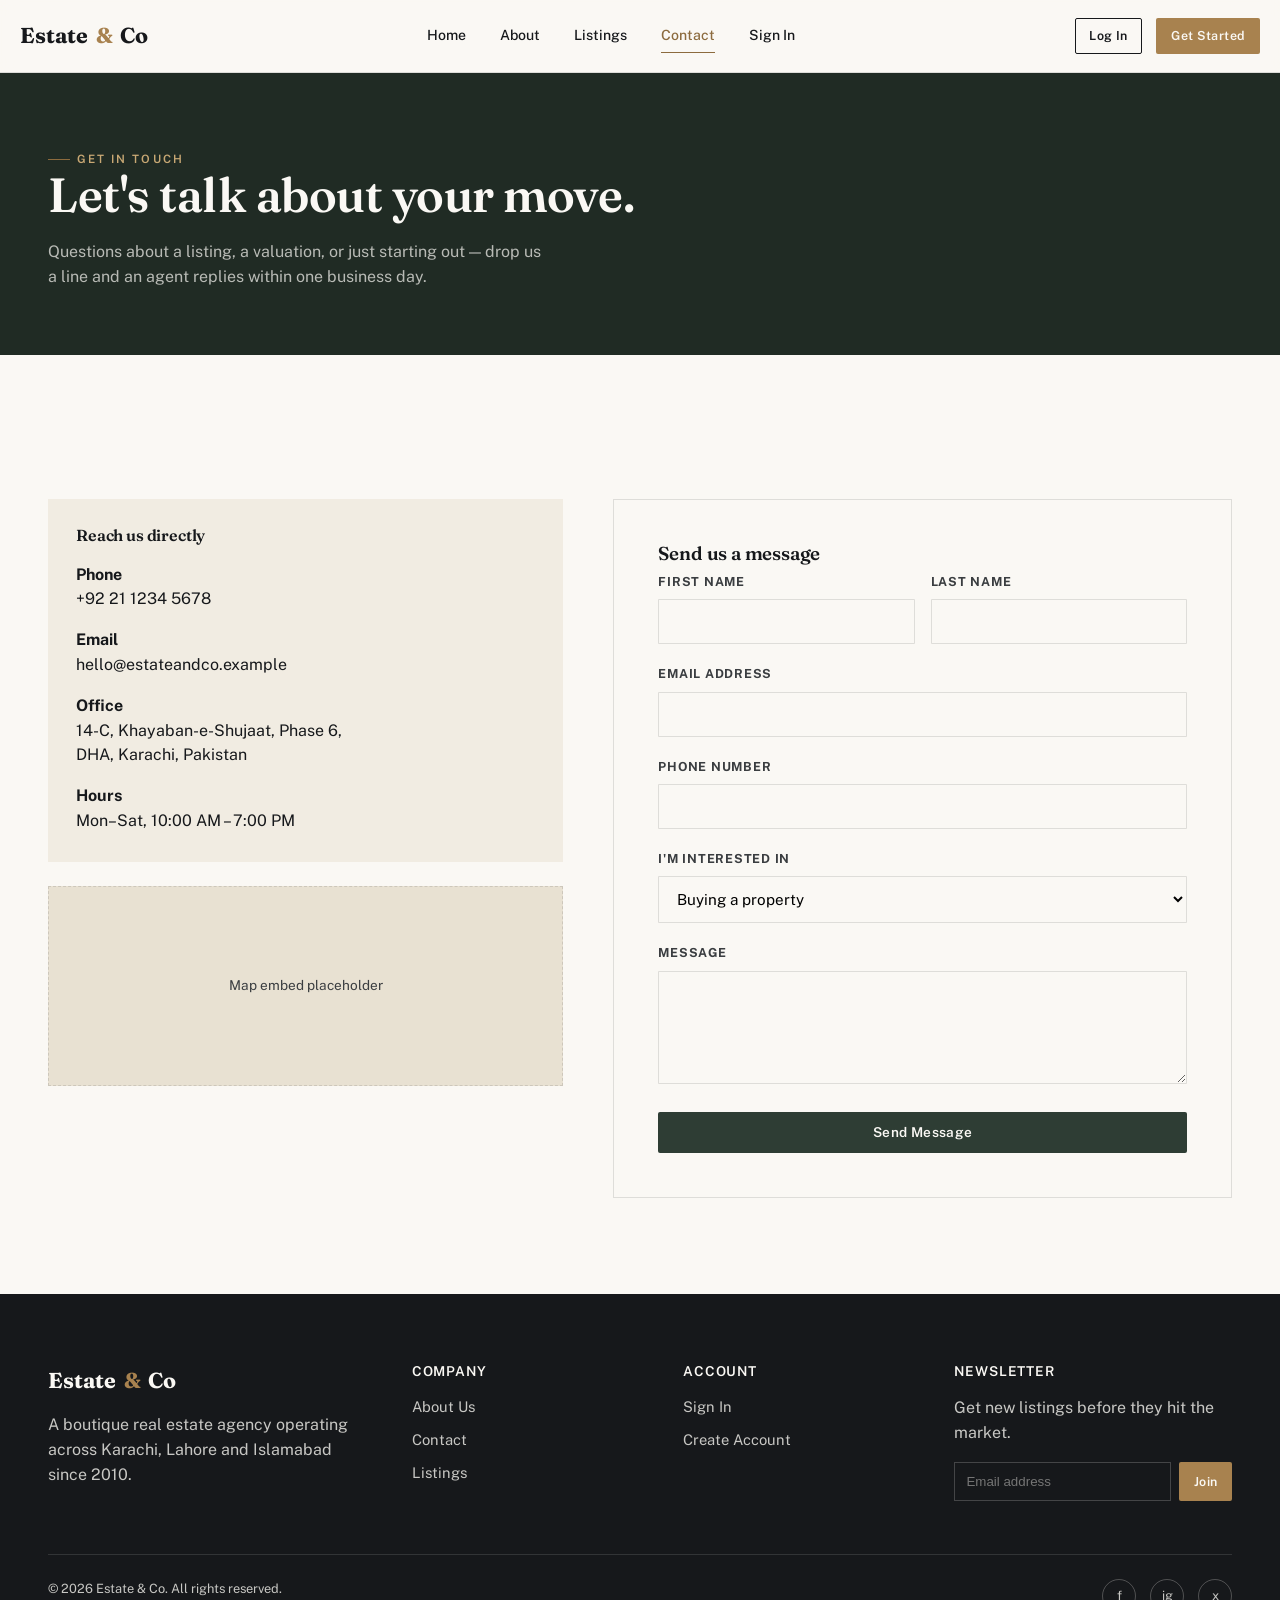
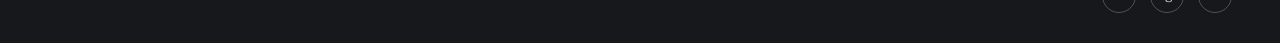
<file: contact.html>
<!DOCTYPE html>
<html lang="en">
<head>
<meta charset="UTF-8">
<meta name="viewport" content="width=device-width, initial-scale=1.0">
<title>Contact Us — Estate & Co</title>
<link rel="preconnect" href="https://fonts.googleapis.com">
<link href="https://fonts.googleapis.com/css2?family=Fraunces:opsz,wght@9..144,400;9..144,600;9..144,700&family=Public+Sans:wght@400;500;600;700&display=swap" rel="stylesheet">
<link rel="stylesheet" href="style.css">
</head>
<body>

<header class="site-header">
  <div class="wrap nav">
    <a href="index.html" class="logo">Estate<span class="dot">&</span>Co</a>
    <nav class="nav-links">
      <a href="index.html">Home</a>
      <a href="about.html">About</a>
      <a href="listings.html">Listings</a>
      <a href="contact.html" class="active">Contact</a>
      <a href="signin.html">Sign In</a>
    </nav>
    <div class="nav-cta">
      <a href="signin.html" class="btn btn-outline btn-sm">Log In</a>
      <a href="signup.html" class="btn btn-brass btn-sm">Get Started</a>
    </div>
    <button class="nav-toggle" aria-label="Menu"><span></span><span></span><span></span></button>
  </div>
</header>

<section class="page-banner">
  <div class="wrap">
    <span class="eyebrow" style="color:#C8A874;">Get In Touch</span>
    <h1>Let's talk about your move.</h1>
    <p>Questions about a listing, a valuation, or just starting out — drop us a line and an agent replies within one business day.</p>
  </div>
</section>

<section class="section">
  <div class="wrap">
    <div class="detail-shell" style="grid-template-columns: 1fr 1.2fr;">

      <div>
        <div class="sidebar-card">
          <h4 style="font-family:var(--serif); margin-bottom:18px;">Reach us directly</h4>
          <p><strong>Phone</strong><br>+92 21 1234 5678</p>
          <p><strong>Email</strong><br>hello@estateandco.example</p>
          <p><strong>Office</strong><br>14-C, Khayaban-e-Shujaat, Phase 6,<br>DHA, Karachi, Pakistan</p>
          <p style="margin-bottom:0;"><strong>Hours</strong><br>Mon–Sat, 10:00 AM – 7:00 PM</p>
        </div>
        <div class="map-block">Map embed placeholder</div>
      </div>

      <div class="form-card" style="margin:0; max-width:none;">
        <h3>Send us a message</h3>
        <div class="form-success" style="display:none; background:#EAF1EC; color:#2E3D34; padding:12px 16px; font-size:.88rem; margin-bottom:18px;">
          Thanks — your message has been sent. We'll be in touch shortly.
        </div>
        <form data-validate novalidate>
          <div class="field-row">
            <div class="field">
              <label for="firstName">First Name</label>
              <input type="text" id="firstName" required>
              <span class="error-msg">Please enter your first name.</span>
            </div>
            <div class="field">
              <label for="lastName">Last Name</label>
              <input type="text" id="lastName" required>
              <span class="error-msg">Please enter your last name.</span>
            </div>
          </div>
          <div class="field">
            <label for="email">Email Address</label>
            <input type="email" id="email" required>
            <span class="error-msg">Please enter a valid email address.</span>
          </div>
          <div class="field">
            <label for="phone">Phone Number</label>
            <input type="tel" id="phone">
          </div>
          <div class="field">
            <label for="subject">I'm interested in</label>
            <select id="subject">
              <option>Buying a property</option>
              <option>Selling a property</option>
              <option>Renting a property</option>
              <option>Getting a valuation</option>
              <option>Something else</option>
            </select>
          </div>
          <div class="field">
            <label for="message">Message</label>
            <textarea id="message" rows="5" required></textarea>
            <span class="error-msg">Please tell us a little about what you need.</span>
          </div>
          <button type="submit" class="btn btn-primary btn-block">Send Message</button>
        </form>
      </div>

    </div>
  </div>
</section>

<footer class="site-footer">
  <div class="wrap">
    <div class="footer-grid">
      <div>
        <a href="index.html" class="logo">Estate<span class="dot">&</span>Co</a>
        <p style="margin-top:16px; max-width:32ch;">A boutique real estate agency operating across Karachi, Lahore and Islamabad since 2010.</p>
      </div>
      <div>
        <h4>Company</h4>
        <ul>
          <li><a href="about.html">About Us</a></li>
          <li><a href="contact.html">Contact</a></li>
          <li><a href="listings.html">Listings</a></li>
        </ul>
      </div>
      <div>
        <h4>Account</h4>
        <ul>
          <li><a href="signin.html">Sign In</a></li>
          <li><a href="signup.html">Create Account</a></li>
        </ul>
      </div>
      <div>
        <h4>Newsletter</h4>
        <p>Get new listings before they hit the market.</p>
        <form style="display:flex; gap:8px;" onsubmit="return false;">
          <input type="email" placeholder="Email address" style="flex:1; padding:11px; border:1px solid rgba(250,248,244,.2); background:transparent; color:#fff;">
          <button class="btn btn-brass btn-sm" type="submit">Join</button>
        </form>
      </div>
    </div>
    <div class="footer-bottom">
      <span>© 2026 Estate & Co. All rights reserved.</span>
      <div class="social-icons">
        <a href="#" aria-label="Facebook">f</a>
        <a href="#" aria-label="Instagram">ig</a>
        <a href="#" aria-label="X">x</a>
      </div>
    </div>
  </div>
</footer>

<script src="main.js"></script>
</body>
</html>
</file>
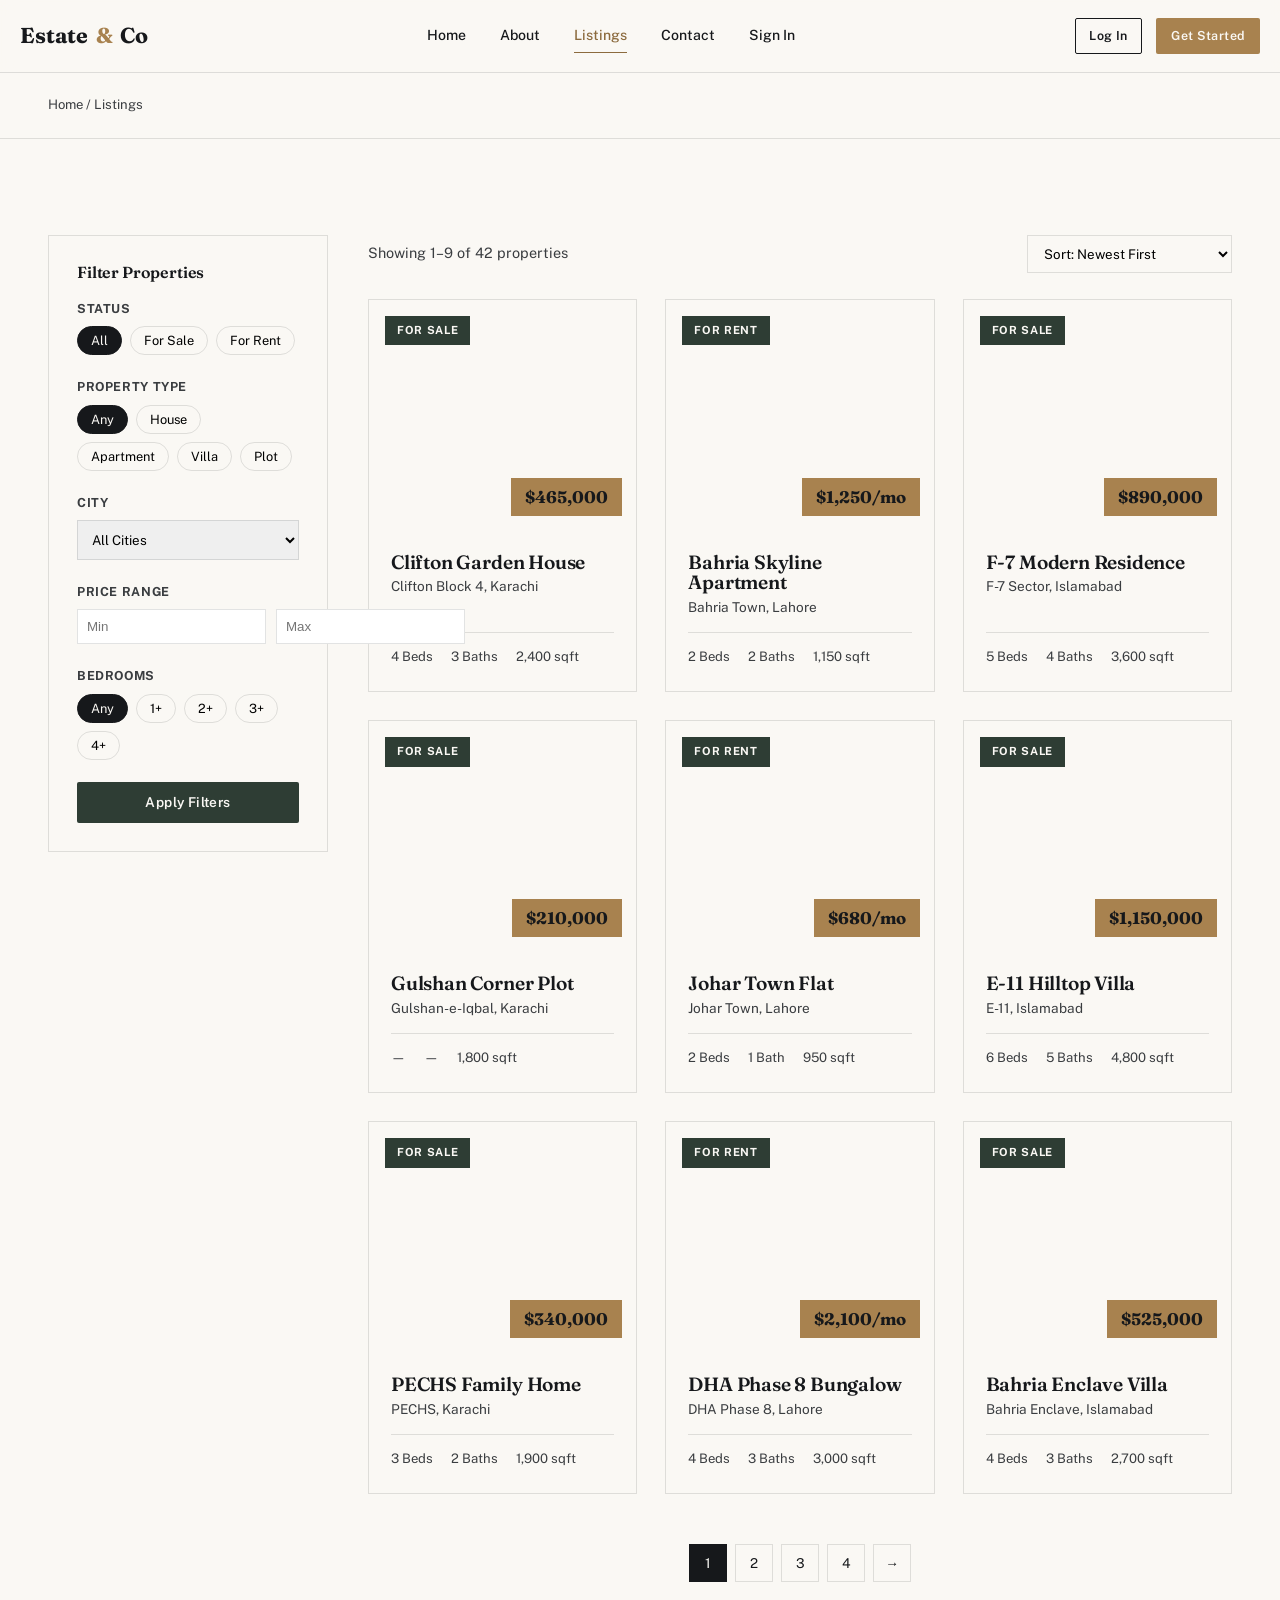
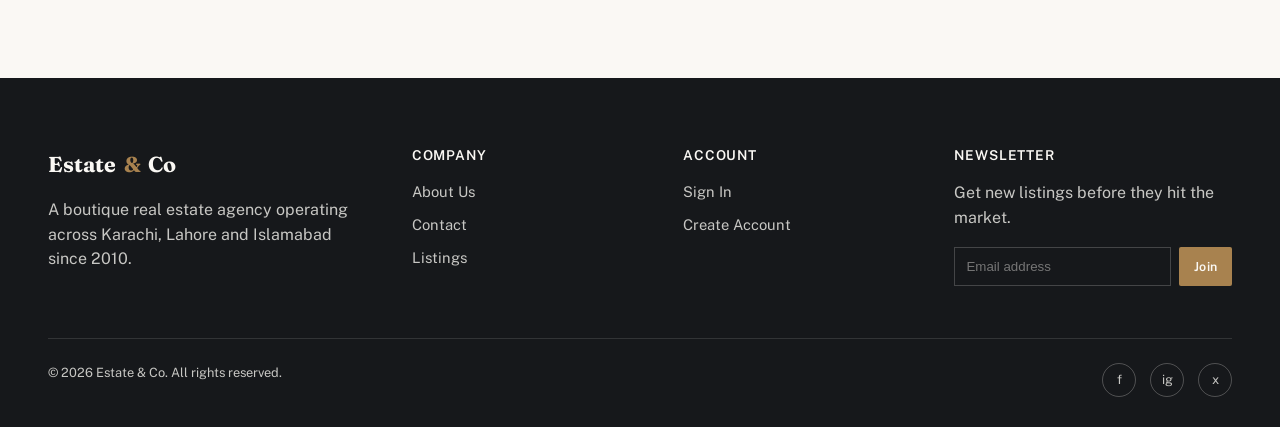
<file: listings.html>
<!DOCTYPE html>
<html lang="en">
<head>
<meta charset="UTF-8">
<meta name="viewport" content="width=device-width, initial-scale=1.0">
<title>Property Listings — Estate & Co</title>
<link rel="preconnect" href="https://fonts.googleapis.com">
<link href="https://fonts.googleapis.com/css2?family=Fraunces:opsz,wght@9..144,400;9..144,600;9..144,700&family=Public+Sans:wght@400;500;600;700&display=swap" rel="stylesheet">
<link rel="stylesheet" href="style.css">
</head>
<body>

<header class="site-header">
  <div class="wrap nav">
    <a href="index.html" class="logo">Estate<span class="dot">&</span>Co</a>
    <nav class="nav-links">
      <a href="index.html">Home</a>
      <a href="about.html">About</a>
      <a href="listings.html" class="active">Listings</a>
      <a href="contact.html">Contact</a>
      <a href="signin.html">Sign In</a>
    </nav>
    <div class="nav-cta">
      <a href="signin.html" class="btn btn-outline btn-sm">Log In</a>
      <a href="signup.html" class="btn btn-brass btn-sm">Get Started</a>
    </div>
    <button class="nav-toggle" aria-label="Menu"><span></span><span></span><span></span></button>
  </div>
</header>

<div class="breadcrumb">
  <div class="wrap"><a href="index.html">Home</a> / Listings</div>
</div>

<section class="section">
  <div class="wrap">
    <div class="listings-shell">

      <aside class="filter-panel">
        <h4>Filter Properties</h4>

        <div class="filter-group">
          <label>Status</label>
          <div class="chip-row">
            <button class="chip active">All</button>
            <button class="chip">For Sale</button>
            <button class="chip">For Rent</button>
          </div>
        </div>

        <div class="filter-group">
          <label>Property Type</label>
          <div class="chip-row">
            <button class="chip active">Any</button>
            <button class="chip">House</button>
            <button class="chip">Apartment</button>
            <button class="chip">Villa</button>
            <button class="chip">Plot</button>
          </div>
        </div>

        <div class="filter-group">
          <label>City</label>
          <select style="width:100%; padding:10px; border:1px solid var(--line); font-family:inherit;">
            <option>All Cities</option>
            <option>Karachi</option>
            <option>Lahore</option>
            <option>Islamabad</option>
          </select>
        </div>

        <div class="filter-group">
          <label>Price Range</label>
          <div class="field-row" style="gap:10px;">
            <input type="number" placeholder="Min" style="padding:9px; border:1px solid var(--line);">
            <input type="number" placeholder="Max" style="padding:9px; border:1px solid var(--line);">
          </div>
        </div>

        <div class="filter-group">
          <label>Bedrooms</label>
          <div class="chip-row">
            <button class="chip active">Any</button>
            <button class="chip">1+</button>
            <button class="chip">2+</button>
            <button class="chip">3+</button>
            <button class="chip">4+</button>
          </div>
        </div>

        <button class="btn btn-primary btn-block">Apply Filters</button>
      </aside>

      <div>
        <div class="listings-toolbar">
          <span style="color:var(--ink-soft); font-size:.9rem;">Showing 1–9 of 42 properties</span>
          <select>
            <option>Sort: Newest First</option>
            <option>Sort: Price — Low to High</option>
            <option>Sort: Price — High to Low</option>
          </select>
        </div>

        <div class="grid-3">

          <a href="listing-detail.html" class="card">
            <div class="card-media" style="background-image:url('https://images.unsplash.com/photo-1600585154340-be6161a56a0c?q=80&w=900');">
              <span class="card-tag">For Sale</span>
              <span class="card-price">$465,000</span>
            </div>
            <div class="card-body">
              <h3>Clifton Garden House</h3>
              <p class="card-loc">Clifton Block 4, Karachi</p>
              <div class="card-meta"><span>4 Beds</span><span>3 Baths</span><span>2,400 sqft</span></div>
            </div>
          </a>

          <a href="listing-detail.html" class="card">
            <div class="card-media" style="background-image:url('https://images.unsplash.com/photo-1512917774080-9991f1c4c750?q=80&w=900');">
              <span class="card-tag">For Rent</span>
              <span class="card-price">$1,250/mo</span>
            </div>
            <div class="card-body">
              <h3>Bahria Skyline Apartment</h3>
              <p class="card-loc">Bahria Town, Lahore</p>
              <div class="card-meta"><span>2 Beds</span><span>2 Baths</span><span>1,150 sqft</span></div>
            </div>
          </a>

          <a href="listing-detail.html" class="card">
            <div class="card-media" style="background-image:url('https://images.unsplash.com/photo-1599423300746-b62533397364?q=80&w=900');">
              <span class="card-tag">For Sale</span>
              <span class="card-price">$890,000</span>
            </div>
            <div class="card-body">
              <h3>F-7 Modern Residence</h3>
              <p class="card-loc">F-7 Sector, Islamabad</p>
              <div class="card-meta"><span>5 Beds</span><span>4 Baths</span><span>3,600 sqft</span></div>
            </div>
          </a>

          <a href="listing-detail.html" class="card">
            <div class="card-media" style="background-image:url('https://images.unsplash.com/photo-1502672260266-1c1ef2d93688?q=80&w=900');">
              <span class="card-tag">For Sale</span>
              <span class="card-price">$210,000</span>
            </div>
            <div class="card-body">
              <h3>Gulshan Corner Plot</h3>
              <p class="card-loc">Gulshan-e-Iqbal, Karachi</p>
              <div class="card-meta"><span>—</span><span>—</span><span>1,800 sqft</span></div>
            </div>
          </a>

          <a href="listing-detail.html" class="card">
            <div class="card-media" style="background-image:url('https://images.unsplash.com/photo-1512918728675-ed5a9ecdebfd?q=80&w=900');">
              <span class="card-tag">For Rent</span>
              <span class="card-price">$680/mo</span>
            </div>
            <div class="card-body">
              <h3>Johar Town Flat</h3>
              <p class="card-loc">Johar Town, Lahore</p>
              <div class="card-meta"><span>2 Beds</span><span>1 Bath</span><span>950 sqft</span></div>
            </div>
          </a>

          <a href="listing-detail.html" class="card">
            <div class="card-media" style="background-image:url('https://images.unsplash.com/photo-1600607687939-ce8a6c25118c?q=80&w=900');">
              <span class="card-tag">For Sale</span>
              <span class="card-price">$1,150,000</span>
            </div>
            <div class="card-body">
              <h3>E-11 Hilltop Villa</h3>
              <p class="card-loc">E-11, Islamabad</p>
              <div class="card-meta"><span>6 Beds</span><span>5 Baths</span><span>4,800 sqft</span></div>
            </div>
          </a>

          <a href="listing-detail.html" class="card">
            <div class="card-media" style="background-image:url('https://images.unsplash.com/photo-1571055107559-3e67626fa8be?q=80&w=900');">
              <span class="card-tag">For Sale</span>
              <span class="card-price">$340,000</span>
            </div>
            <div class="card-body">
              <h3>PECHS Family Home</h3>
              <p class="card-loc">PECHS, Karachi</p>
              <div class="card-meta"><span>3 Beds</span><span>2 Baths</span><span>1,900 sqft</span></div>
            </div>
          </a>

          <a href="listing-detail.html" class="card">
            <div class="card-media" style="background-image:url('https://images.unsplash.com/photo-1502005229762-cf1b2da7c5d6?q=80&w=900');">
              <span class="card-tag">For Rent</span>
              <span class="card-price">$2,100/mo</span>
            </div>
            <div class="card-body">
              <h3>DHA Phase 8 Bungalow</h3>
              <p class="card-loc">DHA Phase 8, Lahore</p>
              <div class="card-meta"><span>4 Beds</span><span>3 Baths</span><span>3,000 sqft</span></div>
            </div>
          </a>

          <a href="listing-detail.html" class="card">
            <div class="card-media" style="background-image:url('https://images.unsplash.com/photo-1564013799919-ab600027ffc6?q=80&w=900');">
              <span class="card-tag">For Sale</span>
              <span class="card-price">$525,000</span>
            </div>
            <div class="card-body">
              <h3>Bahria Enclave Villa</h3>
              <p class="card-loc">Bahria Enclave, Islamabad</p>
              <div class="card-meta"><span>4 Beds</span><span>3 Baths</span><span>2,700 sqft</span></div>
            </div>
          </a>

        </div>

        <div class="pagination">
          <a href="#" class="active">1</a>
          <a href="#">2</a>
          <a href="#">3</a>
          <a href="#">4</a>
          <a href="#">→</a>
        </div>
      </div>
    </div>
  </div>
</section>

<footer class="site-footer">
  <div class="wrap">
    <div class="footer-grid">
      <div>
        <a href="index.html" class="logo">Estate<span class="dot">&</span>Co</a>
        <p style="margin-top:16px; max-width:32ch;">A boutique real estate agency operating across Karachi, Lahore and Islamabad since 2010.</p>
      </div>
      <div>
        <h4>Company</h4>
        <ul>
          <li><a href="about.html">About Us</a></li>
          <li><a href="contact.html">Contact</a></li>
          <li><a href="listings.html">Listings</a></li>
        </ul>
      </div>
      <div>
        <h4>Account</h4>
        <ul>
          <li><a href="signin.html">Sign In</a></li>
          <li><a href="signup.html">Create Account</a></li>
        </ul>
      </div>
      <div>
        <h4>Newsletter</h4>
        <p>Get new listings before they hit the market.</p>
        <form style="display:flex; gap:8px;" onsubmit="return false;">
          <input type="email" placeholder="Email address" style="flex:1; padding:11px; border:1px solid rgba(250,248,244,.2); background:transparent; color:#fff;">
          <button class="btn btn-brass btn-sm" type="submit">Join</button>
        </form>
      </div>
    </div>
    <div class="footer-bottom">
      <span>© 2026 Estate & Co. All rights reserved.</span>
      <div class="social-icons">
        <a href="#" aria-label="Facebook">f</a>
        <a href="#" aria-label="Instagram">ig</a>
        <a href="#" aria-label="X">x</a>
      </div>
    </div>
  </div>
</footer>

<script src="main.js"></script>
</body>
</html>
</file>
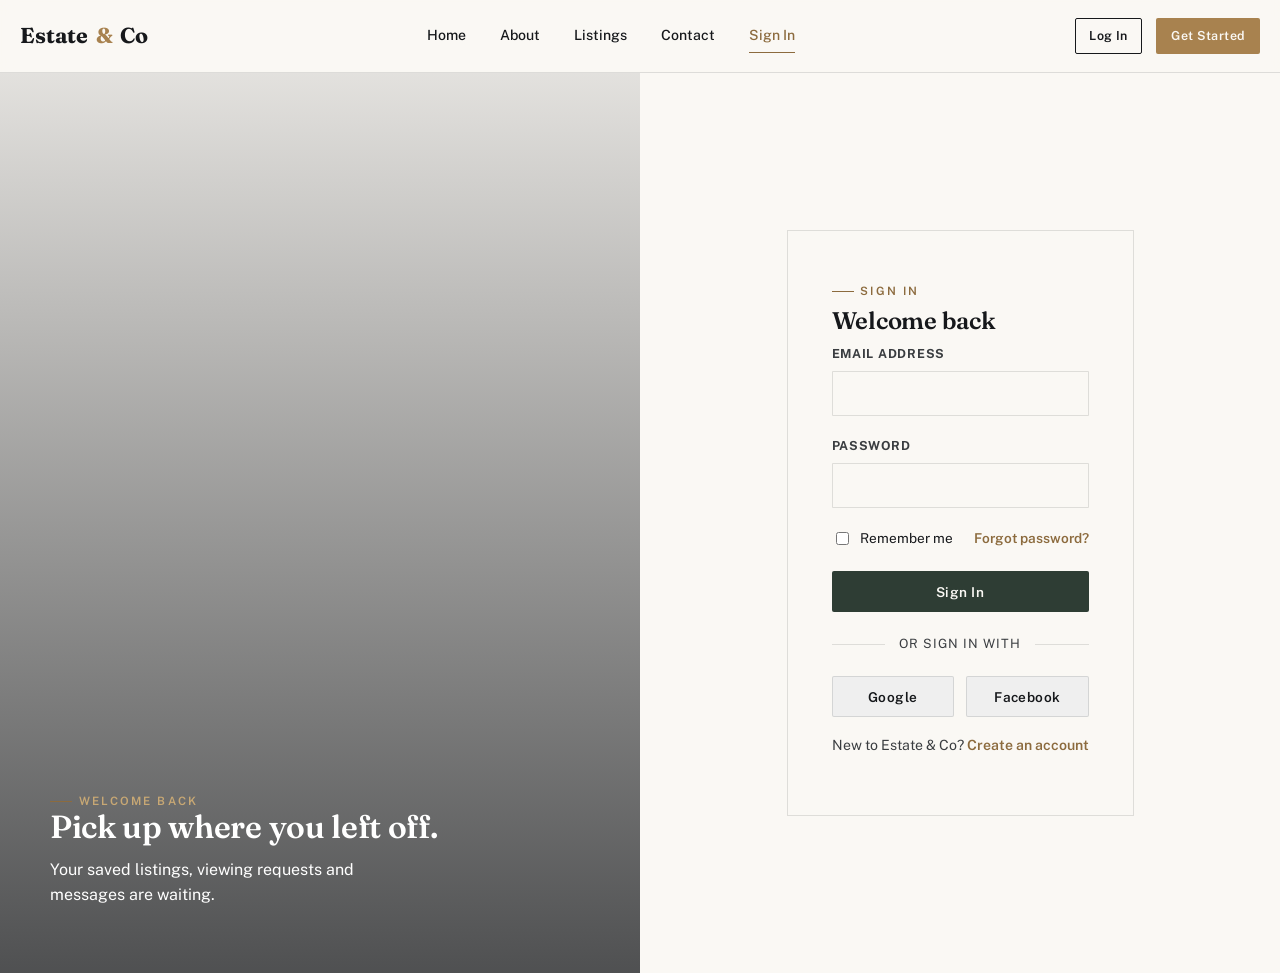
<file: signin.html>
<!DOCTYPE html>
<html lang="en">
<head>
<meta charset="UTF-8">
<meta name="viewport" content="width=device-width, initial-scale=1.0">
<title>Sign In — Estate & Co</title>
<link rel="preconnect" href="https://fonts.googleapis.com">
<link href="https://fonts.googleapis.com/css2?family=Fraunces:opsz,wght@9..144,400;9..144,600;9..144,700&family=Public+Sans:wght@400;500;600;700&display=swap" rel="stylesheet">
<link rel="stylesheet" href="style.css">
</head>
<body>

<header class="site-header">
  <div class="wrap nav">
    <a href="index.html" class="logo">Estate<span class="dot">&</span>Co</a>
    <nav class="nav-links">
      <a href="index.html">Home</a>
      <a href="about.html">About</a>
      <a href="listings.html">Listings</a>
      <a href="contact.html">Contact</a>
      <a href="signin.html" class="active">Sign In</a>
    </nav>
    <div class="nav-cta">
      <a href="signin.html" class="btn btn-outline btn-sm">Log In</a>
      <a href="signup.html" class="btn btn-brass btn-sm">Get Started</a>
    </div>
    <button class="nav-toggle" aria-label="Menu"><span></span><span></span><span></span></button>
  </div>
</header>

<div class="auth-shell">
  <div class="auth-visual" style="background-image:url('https://images.unsplash.com/photo-1599423300746-b62533397364?q=80&w=1200');">
    <div class="auth-visual-copy">
      <span class="eyebrow" style="color:#C8A874;">Welcome Back</span>
      <h2>Pick up where you left off.</h2>
      <p style="max-width:38ch;">Your saved listings, viewing requests and messages are waiting.</p>
    </div>
  </div>

  <div class="auth-form-side">
    <div class="form-card">
      <span class="eyebrow">Sign In</span>
      <h2 style="margin-top:.3em;">Welcome back</h2>
      <div class="form-success" style="display:none; background:#EAF1EC; color:#2E3D34; padding:12px 16px; font-size:.88rem; margin-bottom:18px;">
        Signed in successfully.
      </div>
      <form data-validate novalidate>
        <div class="field">
          <label for="siEmail">Email Address</label>
          <input type="email" id="siEmail" required>
          <span class="error-msg">Enter a valid email address.</span>
        </div>
        <div class="field">
          <label for="siPassword">Password</label>
          <input type="password" id="siPassword" required>
          <span class="error-msg">Please enter your password.</span>
        </div>
        <div style="display:flex; justify-content:space-between; align-items:center; margin-bottom:22px; font-size:.85rem;">
          <label style="display:flex; gap:8px; align-items:center; font-weight:400; text-transform:none;"><input type="checkbox" style="width:auto;"> Remember me</label>
          <a href="#" style="color:var(--brass-deep); font-weight:600;">Forgot password?</a>
        </div>
        <button type="submit" class="btn btn-primary btn-block">Sign In</button>
      </form>
      <div class="divider-or">or sign in with</div>
      <div class="social-row">
        <button class="btn">Google</button>
        <button class="btn">Facebook</button>
      </div>
      <p class="form-foot">New to Estate & Co? <a href="signup.html">Create an account</a></p>
    </div>
  </div>
</div>

<script src="main.js"></script>
</body>
</html>
</file>
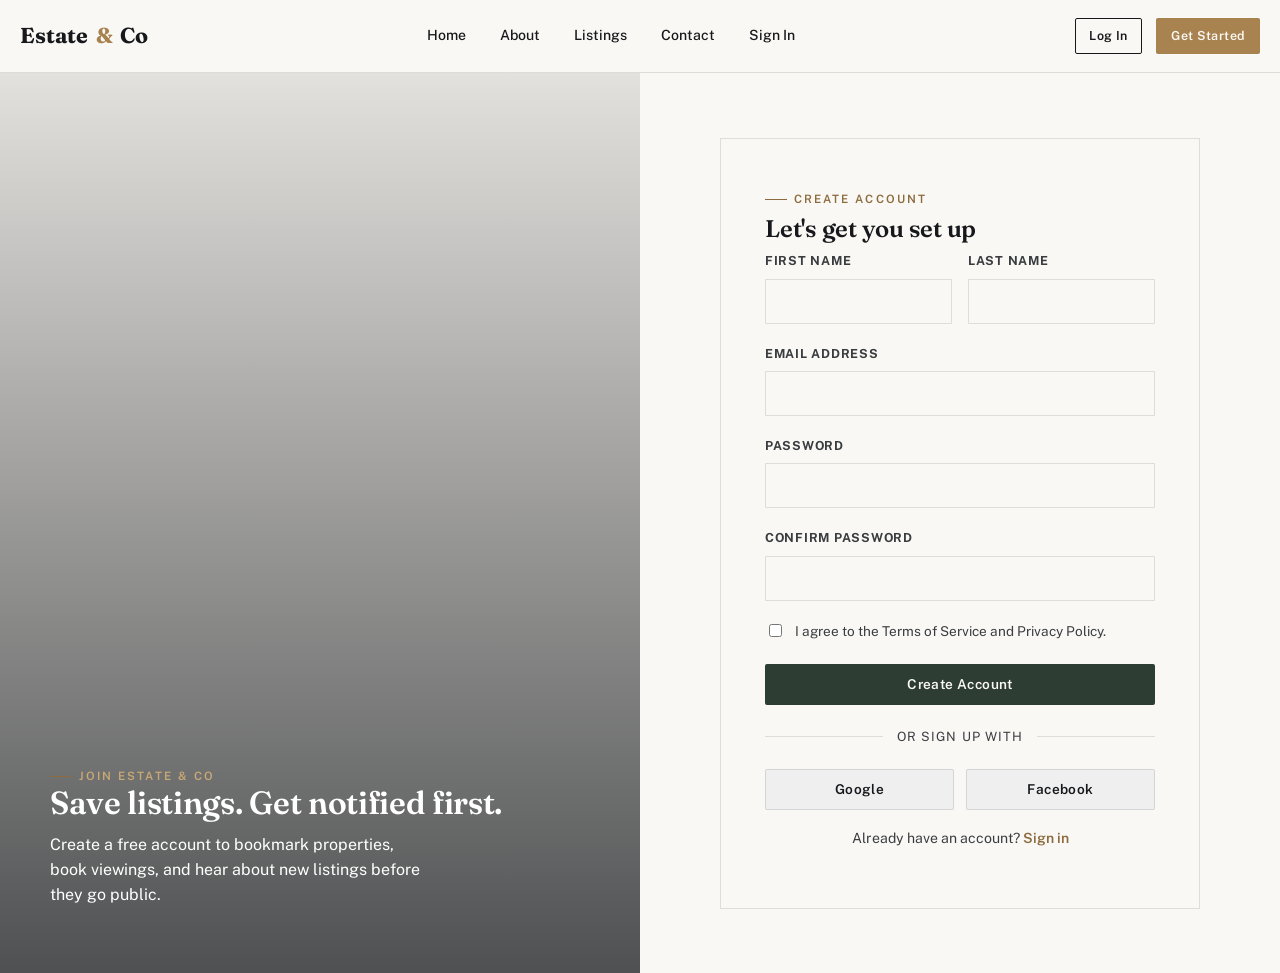
<file: signup.html>
<!DOCTYPE html>
<html lang="en">
<head>
<meta charset="UTF-8">
<meta name="viewport" content="width=device-width, initial-scale=1.0">
<title>Create Account — Estate & Co</title>
<link rel="preconnect" href="https://fonts.googleapis.com">
<link href="https://fonts.googleapis.com/css2?family=Fraunces:opsz,wght@9..144,400;9..144,600;9..144,700&family=Public+Sans:wght@400;500;600;700&display=swap" rel="stylesheet">
<link rel="stylesheet" href="style.css">
</head>
<body>

<header class="site-header">
  <div class="wrap nav">
    <a href="index.html" class="logo">Estate<span class="dot">&</span>Co</a>
    <nav class="nav-links">
      <a href="index.html">Home</a>
      <a href="about.html">About</a>
      <a href="listings.html">Listings</a>
      <a href="contact.html">Contact</a>
      <a href="signin.html">Sign In</a>
    </nav>
    <div class="nav-cta">
      <a href="signin.html" class="btn btn-outline btn-sm">Log In</a>
      <a href="signup.html" class="btn btn-brass btn-sm">Get Started</a>
    </div>
    <button class="nav-toggle" aria-label="Menu"><span></span><span></span><span></span></button>
  </div>
</header>

<div class="auth-shell">
  <div class="auth-visual"style="background-image:url('https://images.unsplash.com/photo-1600596542815-ffad4c1539a9?q=80&w=1200');">    
    <div class="auth-visual-copy">
      <span class="eyebrow" style="color:#C8A874;">Join Estate & Co</span>
      <h2>Save listings. Get notified first.</h2>
      <p style="max-width:38ch;">Create a free account to bookmark properties, book viewings, and hear about new listings before they go public.</p>
    </div>
  </div>

  <div class="auth-form-side">
    <div class="form-card">
      <span class="eyebrow">Create Account</span>
      <h2 style="margin-top:.3em;">Let's get you set up</h2>
      <div class="form-success" style="display:none; background:#EAF1EC; color:#2E3D34; padding:12px 16px; font-size:.88rem; margin-bottom:18px;">
        Account created — welcome to Estate & Co.
      </div>
      <form data-validate novalidate>
        <div class="field-row">
          <div class="field">
            <label for="suFirst">First Name</label>
            <input type="text" id="suFirst" required>
            <span class="error-msg">Required</span>
          </div>
          <div class="field">
            <label for="suLast">Last Name</label>
            <input type="text" id="suLast" required>
            <span class="error-msg">Required</span>
          </div>
        </div>
        <div class="field">
          <label for="suEmail">Email Address</label>
          <input type="email" id="suEmail" required>
          <span class="error-msg">Enter a valid email address.</span>
        </div>
        <div class="field">
          <label for="password">Password</label>
          <input type="password" id="password" required minlength="8">
          <span class="error-msg">Password must be at least 8 characters.</span>
        </div>
        <div class="field">
          <label for="confirmPassword">Confirm Password</label>
          <input type="password" id="confirmPassword" required>
          <span class="error-msg">Passwords do not match.</span>
        </div>
        <div class="checkbox-row" style="margin-bottom:22px;">
          <input type="checkbox" id="terms" required>
          <label for="terms" style="margin:0; text-transform:none; font-weight:400;">I agree to the Terms of Service and Privacy Policy.</label>
        </div>
        <button type="submit" class="btn btn-primary btn-block">Create Account</button>
      </form>
      <div class="divider-or">or sign up with</div>
      <div class="social-row">
        <button class="btn">Google</button>
        <button class="btn">Facebook</button>
      </div>
      <p class="form-foot">Already have an account? <a href="signin.html">Sign in</a></p>
    </div>
  </div>
</div>

<script src="main.js"></script>
</body>
</html>
</file>
<file: style.css>
/* ====================================================
   ESTATE & CO — Real Estate Template
   Design tokens
==================================================== */
:root{
  --ink: #16181B;
  --ink-soft: #3A3D40;
  --parchment: #F1ECE2;
  --parchment-deep: #E8E1D2;
  --paper: #FAF8F4;
  --brass: #A8824F;
  --brass-deep: #8C6B3E;
  --green: #2E3D34;
  --green-deep: #202B24;
  --rust: #7A4632;
  --line: rgba(22,24,27,0.12);

  --serif: "Fraunces", "Iowan Old Style", Georgia, serif;
  --sans: "Public Sans", -apple-system, BlinkMacSystemFont, "Segoe UI", sans-serif;

  --container: 1240px;
}

*{ box-sizing: border-box; }
html{ scroll-behavior: smooth; }
body{
  margin:0;
  font-family: var(--sans);
  color: var(--ink);
  background: var(--paper);
  line-height: 1.55;
  -webkit-font-smoothing: antialiased;
}
img{ max-width:100%; display:block; }
a{ color: inherit; text-decoration:none; }
ul{ margin:0; padding:0; list-style:none; }
h1,h2,h3,h4{ font-family: var(--serif); margin:0 0 .4em; line-height:1.08; font-weight: 600; letter-spacing:-0.01em; }
p{ margin:0 0 1em; }
button{ font-family: inherit; cursor:pointer; }

:focus-visible{ outline: 2px solid var(--brass); outline-offset: 3px; }

.wrap{ max-width: var(--container); margin: 0 auto; padding: 0 28px; }

.eyebrow{
  font-family: var(--sans);
  font-size: .72rem;
  letter-spacing: .18em;
  text-transform: uppercase;
  color: var(--brass-deep);
  font-weight: 600;
  display:inline-flex;
  align-items:center;
  gap:.6em;
}
.eyebrow::before{
  content:"";
  width: 22px; height: 1px;
  background: var(--brass-deep);
  display:inline-block;
}

/* ---------- Buttons ---------- */
.btn{
  display:inline-flex; align-items:center; justify-content:center; gap:.5em;
  padding: .85em 1.6em;
  border-radius: 2px;
  font-size: .85rem;
  font-weight: 600;
  letter-spacing: .03em;
  border: 1px solid transparent;
  transition: transform .15s ease, background .2s ease, color .2s ease, border-color .2s ease;
}
.btn-primary{ background: var(--green); color: var(--paper); }
.btn-primary:hover{ background: var(--green-deep); transform: translateY(-1px); }
.btn-outline{ border-color: var(--ink); color: var(--ink); background:transparent; }
.btn-outline:hover{ background: var(--ink); color: var(--paper); }
.btn-brass{ background: var(--brass); color: var(--paper); }
.btn-brass:hover{ background: var(--brass-deep); transform: translateY(-1px); }
.btn-block{ width:100%; }
.btn-sm{ padding:.6em 1.1em; font-size:.78rem; }

/* ---------- Header / Nav ---------- */
.site-header{
  position: sticky; top:0; z-index: 50;
  background: rgba(250,248,244,0.92);
  backdrop-filter: blur(8px);
  border-bottom: 1px solid var(--line);
}
.nav{
  display:flex; align-items:center; justify-content:space-between;
  padding: 18px 0;
}
.logo{
  font-family: var(--serif); font-size: 1.35rem; font-weight:700;
  display:flex; align-items:baseline; gap:.35em;
}
.logo .dot{ color: var(--brass); }
.nav-links{
  display:flex; align-items:center; gap: 34px;
  font-size: .88rem; font-weight:500;
}
.nav-links a{ position:relative; padding: 4px 0; }
.nav-links a.active{ color: var(--brass-deep); }
.nav-links a::after{
  content:""; position:absolute; left:0; right:0; bottom:-2px; height:1px;
  background: var(--brass-deep); transform: scaleX(0); transition: transform .2s ease;
}
.nav-links a:hover::after, .nav-links a.active::after{ transform: scaleX(1); }
.nav-cta{ display:flex; align-items:center; gap:14px; }
.nav-toggle{
  display:none; background:none; border:none; flex-direction:column; gap:5px; padding:6px;
}
.nav-toggle span{ width:24px; height:2px; background: var(--ink); display:block; }

@media (max-width: 880px){
  .nav-links{
    position:absolute; top:100%; left:0; right:0;
    background: var(--paper); border-bottom: 1px solid var(--line);
    flex-direction:column; align-items:flex-start; gap:0;
    max-height:0; overflow:hidden; transition: max-height .25s ease;
  }
  .nav-links.open{ max-height: 420px; }
  .nav-links a{ padding: 14px 28px; width:100%; }
  .nav-links a::after{ display:none; }
  .nav-toggle{ display:flex; }
  .nav-cta .btn-outline{ display:none; }
}

/* ---------- Hero ---------- */
.hero{
  position:relative;
  background: var(--ink);
  color: var(--paper);
  overflow:hidden;
}
.hero-grid{
  display:grid; grid-template-columns: 1.1fr 1fr; align-items:stretch; min-height: 640px;
}
.hero-copy{
  padding: 90px 0 60px;
  display:flex; flex-direction:column; justify-content:center;
  position:relative; z-index:2;
}
.hero-copy h1{
  font-size: clamp(2.6rem, 5vw, 4.2rem);
  color: var(--paper);
  max-width: 11ch;
}
.hero-copy h1 em{ font-style:italic; color: var(--brass); }
.hero-sub{ color: rgba(250,248,244,0.72); max-width: 38ch; font-size: 1.05rem; }
.hero-actions{ display:flex; gap:16px; margin-top: 18px; flex-wrap:wrap; }

.hero-media{
  position:relative;
  background-size: cover; background-position: center;
}
.hero-tag{
  position:absolute; left: -22px; bottom: 60px;
  background: var(--brass);
  color: var(--ink);
  padding: 18px 26px 18px 34px;
  font-family: var(--serif); font-weight:700;
  box-shadow: 0 18px 40px rgba(0,0,0,0.35);
  clip-path: polygon(0 0, 100% 0, 100% 100%, 14px 100%, 0 80%);
}
.hero-tag small{ display:block; font-family: var(--sans); font-weight:600; font-size:.65rem; letter-spacing:.1em; text-transform:uppercase; opacity:.7; }

@media (max-width: 880px){
  .hero-grid{ grid-template-columns: 1fr; min-height:auto; }
  .hero-media{ height: 320px; order:-1; }
  .hero-copy{ padding: 50px 0; }
  .hero-tag{ left:16px; bottom:-26px; }
}

/* search bar over hero */
.search-bar{
  position:relative; z-index:3;
  background: var(--paper);
  margin-top: -38px;
  box-shadow: 0 20px 50px rgba(0,0,0,.18);
}
.search-bar .wrap{
  display:grid; grid-template-columns: 1.4fr 1fr 1fr auto; gap:0;
}
.search-field{
  padding: 22px 26px;
  border-right: 1px solid var(--line);
}
.search-field:last-of-type{ border-right:none; }
.search-field label{ display:block; font-size:.68rem; letter-spacing:.1em; text-transform:uppercase; color: var(--ink-soft); margin-bottom:6px; font-weight:700;}
.search-field input, .search-field select{
  border:none; background:none; font-family:inherit; font-size:.95rem; width:100%; padding:0; color: var(--ink);
}
.search-field input:focus, .search-field select:focus{ outline:none; }
.search-go{ display:flex; align-items:center; justify-content:center; }
.search-go .btn{ width:100%; height:100%; border-radius:0; }
@media (max-width: 880px){
  .search-bar .wrap{ grid-template-columns:1fr 1fr; }
  .search-field{ border-bottom:1px solid var(--line); border-right: 1px solid var(--line); }
  .search-go{ grid-column: 1/-1; }
}

/* ---------- Section scaffolding ---------- */
.section{ padding: 96px 0; }
.section-tight{ padding: 64px 0; }
.section-head{ max-width: 640px; margin-bottom: 48px; }
.section-head h2{ font-size: clamp(1.9rem, 3.4vw, 2.6rem); }
.section-alt{ background: var(--parchment); }
.section-dark{ background: var(--green-deep); color: var(--paper); }
.section-dark h2, .section-dark h3{ color: var(--paper); }

/* ---------- Stats ---------- */
.stat-row{
  display:grid; grid-template-columns: repeat(4,1fr); gap: 32px;
  border-top: 1px solid var(--line); border-bottom:1px solid var(--line);
  padding: 40px 0;
}
.stat-row.dark{ border-color: rgba(250,248,244,.18); }
.stat b{ font-family: var(--serif); font-size: 2.4rem; display:block; color: var(--brass); }
.stat span{ font-size: .82rem; color: var(--ink-soft); text-transform:uppercase; letter-spacing:.05em; }
.section-dark .stat span{ color: rgba(250,248,244,.65); }
@media (max-width: 760px){ .stat-row{ grid-template-columns: repeat(2,1fr); } }

/* ---------- Property cards ---------- */
.grid-3{ display:grid; grid-template-columns: repeat(3,1fr); gap: 28px; }
.grid-2{ display:grid; grid-template-columns: repeat(2,1fr); gap: 28px; }
@media (max-width: 980px){ .grid-3{ grid-template-columns: 1fr 1fr; } }
@media (max-width: 680px){ .grid-3, .grid-2{ grid-template-columns: 1fr; } }

.card{
  background: var(--paper);
  border: 1px solid var(--line);
  display:flex; flex-direction:column;
  transition: transform .2s ease, box-shadow .2s ease;
}
.card:hover{ transform: translateY(-4px); box-shadow: 0 18px 36px rgba(22,24,27,.1); }
.card-media{ position:relative; height: 230px; background-size:cover; background-position:center; }
.card-tag{
  position:absolute; top:16px; left:16px;
  background: var(--green); color: var(--paper);
  font-size:.7rem; letter-spacing:.06em; text-transform:uppercase; font-weight:700;
  padding: 6px 12px;
}
.card-price{
  position:absolute; bottom:14px; right:14px;
  background: var(--brass); color: var(--ink);
  font-family: var(--serif); font-weight:700; font-size:1.05rem;
  padding: 6px 14px;
}
.card-body{ padding: 22px 22px 24px; flex:1; display:flex; flex-direction:column; }
.card-body h3{ font-size: 1.2rem; margin-bottom:.2em; }
.card-loc{ color: var(--ink-soft); font-size:.85rem; margin-bottom:14px; }
.card-meta{
  display:flex; gap:18px; font-size:.82rem; color: var(--ink-soft);
  border-top:1px solid var(--line); padding-top:14px; margin-top:auto;
}
.card-meta span{ display:flex; align-items:center; gap:6px; }

/* ---------- Feature list ---------- */
.feature-list{ display:grid; grid-template-columns: repeat(3,1fr); gap: 30px; }
@media (max-width: 760px){ .feature-list{ grid-template-columns: 1fr; } }
.feature{ padding: 28px; border: 1px solid var(--line); background: var(--paper); }
.feature .num{ font-family: var(--serif); color: var(--brass); font-size:1.6rem; display:block; margin-bottom:10px; }

/* ---------- About / split ---------- */
.split{ display:grid; grid-template-columns: 1fr 1fr; gap: 60px; align-items:center; }
@media (max-width: 880px){ .split{ grid-template-columns: 1fr; gap:36px; } }
.split-media{ position:relative; }
.split-media img{ border: 6px solid var(--paper); box-shadow: 0 24px 48px rgba(22,24,27,.18); }
.split-media .floating-card{
  position:absolute; bottom:-26px; left:-26px;
  background: var(--ink); color: var(--paper);
  padding: 20px 24px; max-width: 220px;
  box-shadow: 0 18px 36px rgba(0,0,0,.25);
}
.split-media .floating-card b{ font-family: var(--serif); color: var(--brass); font-size:1.6rem; display:block; }

/* ---------- Testimonials ---------- */
.testimonial{
  background: var(--parchment); padding: 32px; border-left: 3px solid var(--brass);
}
.testimonial p{ font-family: var(--serif); font-size:1.15rem; font-style:italic; }
.testimonial-by{ display:flex; align-items:center; gap:12px; margin-top:14px; }
.testimonial-by img{ width:42px; height:42px; border-radius:50%; object-fit:cover; }
.testimonial-by b{ display:block; font-size:.9rem; }
.testimonial-by span{ font-size:.78rem; color: var(--ink-soft); }

/* ---------- Agent team ---------- */
.agent-card{ text-align:center; }
.agent-card img{ width:100%; height:280px; object-fit:cover; }
.agent-card .agent-name{ font-family:var(--serif); font-size:1.1rem; margin-top:14px; }
.agent-card .agent-role{ font-size:.8rem; color: var(--brass-deep); text-transform:uppercase; letter-spacing:.06em; }

/* ---------- CTA band ---------- */
.cta-band{
  background: var(--green); color: var(--paper);
  padding: 56px; display:flex; align-items:center; justify-content:space-between; gap: 30px; flex-wrap:wrap;
}
.cta-band h2{ color: var(--paper); margin-bottom:.2em; font-size: 2rem; }

/* ---------- Forms ---------- */
.form-card{
  background: var(--paper); border:1px solid var(--line); padding: 44px;
  max-width: 480px; margin: 0 auto;
}
.field{ margin-bottom: 20px; }
.field label{ display:block; font-size:.78rem; text-transform:uppercase; letter-spacing:.06em; font-weight:700; margin-bottom:8px; color: var(--ink-soft); }
.field input, .field select, .field textarea{
  width:100%; padding: 13px 14px; border: 1px solid var(--line); background: var(--paper);
  font-family: inherit; font-size: .95rem; border-radius: 1px;
}
.field input:focus, .field select:focus, .field textarea:focus{ border-color: var(--brass); outline:none; }
.field-row{ display:grid; grid-template-columns:1fr 1fr; gap:16px; }
@media (max-width: 480px){ .field-row{ grid-template-columns:1fr; } }
.form-foot{ text-align:center; font-size:.88rem; margin-top:18px; color: var(--ink-soft); }
.form-foot a{ color: var(--brass-deep); font-weight:600; }
.error-msg{ color: var(--rust); font-size:.78rem; margin-top:6px; display:none; }
.checkbox-row{ display:flex; align-items:flex-start; gap:10px; font-size:.85rem; color: var(--ink-soft); }
.checkbox-row input{ width:auto; margin-top:3px; }
.divider-or{ display:flex; align-items:center; gap:14px; margin: 22px 0; color: var(--ink-soft); font-size:.8rem; text-transform:uppercase; letter-spacing:.08em; }
.divider-or::before, .divider-or::after{ content:""; flex:1; height:1px; background: var(--line); }
.social-row{ display:grid; grid-template-columns:1fr 1fr; gap:12px; }
.social-row .btn{ border:1px solid var(--line); color:var(--ink); width:100%; }

.auth-shell{
  min-height: calc(100vh - 0px);
  display:grid; grid-template-columns: 1fr 1fr;
}
.auth-visual{
  background-size:cover; background-position:center; position:relative;
}
.auth-visual::after{ content:""; position:absolute; inset:0; background: linear-gradient(180deg, rgba(22,24,27,.1), rgba(22,24,27,.75)); }
.auth-visual-copy{ position:absolute; bottom:50px; left:50px; right:50px; color:#fff; z-index:2; }
.auth-visual-copy h2{ color:#fff; font-size:2rem; }
.auth-form-side{ display:flex; align-items:center; justify-content:center; padding: 60px 30px; }
@media (max-width: 880px){ .auth-shell{ grid-template-columns:1fr; } .auth-visual{ display:none; } }

/* ---------- Listings page (filters) ---------- */
.listings-shell{ display:grid; grid-template-columns: 280px 1fr; gap: 40px; align-items:start; }
@media (max-width: 880px){ .listings-shell{ grid-template-columns:1fr; } }
.filter-panel{
  background: var(--paper); border:1px solid var(--line); padding: 28px; position:sticky; top: 100px;
}
.filter-panel h4{ font-size:1rem; margin-bottom:18px; }
.filter-group{ margin-bottom: 22px; }
.filter-group label{ font-size:.78rem; text-transform:uppercase; letter-spacing:.05em; font-weight:700; color: var(--ink-soft); display:block; margin-bottom:8px; }
.chip-row{ display:flex; flex-wrap:wrap; gap:8px; }
.chip{
  border:1px solid var(--line); padding:6px 13px; font-size:.8rem; border-radius: 30px; cursor:pointer; background:transparent;
  transition: all .15s ease;
}
.chip.active, .chip:hover{ background: var(--ink); color:var(--paper); border-color: var(--ink); }
.listings-toolbar{ display:flex; justify-content:space-between; align-items:center; margin-bottom: 26px; flex-wrap:wrap; gap:14px; }
.listings-toolbar select{ border:1px solid var(--line); padding:9px 12px; font-family:inherit; background:var(--paper); }
.pagination{ display:flex; gap:8px; justify-content:center; margin-top: 50px; }
.pagination a{
  width:38px; height:38px; display:flex; align-items:center; justify-content:center;
  border:1px solid var(--line); font-size:.85rem;
}
.pagination a.active{ background: var(--ink); color:var(--paper); border-color:var(--ink); }

/* ---------- Listing detail ---------- */
.gallery{ display:grid; grid-template-columns: 2fr 1fr; gap:10px; height: 480px; }
.gallery img{ width:100%; height:100%; object-fit:cover; }
.gallery-side{ display:grid; grid-template-rows:1fr 1fr; gap:10px; }
@media (max-width:760px){ .gallery{ grid-template-columns:1fr; height:auto; } .gallery-side{ display:none; } }

.detail-shell{ display:grid; grid-template-columns: 1.6fr 1fr; gap: 50px; align-items:start; margin-top:48px; }
@media (max-width: 940px){ .detail-shell{ grid-template-columns:1fr; } }
.detail-head{ display:flex; justify-content:space-between; align-items:flex-start; gap:20px; border-bottom:1px solid var(--line); padding-bottom:24px; margin-bottom:24px; flex-wrap:wrap; }
.detail-head h1{ font-size:2rem; margin-bottom:.2em; }
.detail-price{ font-family: var(--serif); font-size:1.8rem; color: var(--brass-deep); white-space:nowrap; }
.spec-row{ display:grid; grid-template-columns: repeat(4,1fr); gap:20px; padding: 26px 0; border-bottom:1px solid var(--line); margin-bottom: 30px;}
.spec b{ display:block; font-family: var(--serif); font-size:1.4rem; }
.spec span{ font-size:.78rem; text-transform:uppercase; letter-spacing:.05em; color: var(--ink-soft); }
@media (max-width:600px){ .spec-row{ grid-template-columns: repeat(2,1fr); } }
.amenity-grid{ display:grid; grid-template-columns: repeat(2,1fr); gap: 10px 24px; }
.amenity-grid li{ display:flex; align-items:center; gap:10px; font-size:.92rem; padding: 6px 0; }
.amenity-grid li::before{ content:"✓"; color: var(--brass-deep); font-weight:700; }

.sidebar-card{ background: var(--parchment); padding: 28px; margin-bottom: 24px; }
.agent-mini{ display:flex; gap:14px; align-items:center; margin-bottom:18px; }
.agent-mini img{ width:58px; height:58px; border-radius:50%; object-fit:cover; }
.agent-mini b{ display:block; }
.agent-mini span{ font-size:.8rem; color: var(--ink-soft); }
.map-block{ height: 200px; background: var(--parchment-deep); display:flex; align-items:center; justify-content:center; color: var(--ink-soft); font-size:.85rem; border:1px dashed var(--line); }

/* ---------- Footer ---------- */
.site-footer{ background: var(--ink); color: rgba(250,248,244,.78); padding: 70px 0 30px; }
.footer-grid{ display:grid; grid-template-columns: 1.4fr 1fr 1fr 1.2fr; gap: 40px; margin-bottom: 50px; }
@media (max-width:880px){ .footer-grid{ grid-template-columns: 1fr 1fr; } }
@media (max-width:560px){ .footer-grid{ grid-template-columns: 1fr; } }
.site-footer h4{ color: var(--paper); font-family: var(--sans); font-size:.85rem; text-transform:uppercase; letter-spacing:.06em; margin-bottom:18px; }
.site-footer .logo{ color: var(--paper); }
.site-footer ul li{ margin-bottom: 10px; font-size:.92rem; }
.site-footer ul a:hover{ color: var(--brass); }
.footer-bottom{ border-top:1px solid rgba(250,248,244,.12); padding-top: 24px; display:flex; justify-content:space-between; flex-wrap:wrap; gap:10px; font-size:.8rem; }
.social-icons{ display:flex; gap:14px; }
.social-icons a{ width:34px; height:34px; border:1px solid rgba(250,248,244,.25); border-radius:50%; display:flex; align-items:center; justify-content:center; font-size:.8rem; }
.social-icons a:hover{ background: var(--brass); border-color: var(--brass); color: var(--ink); }

/* ---------- Breadcrumb ---------- */
.breadcrumb{ font-size:.82rem; color: var(--ink-soft); padding: 22px 0; border-bottom:1px solid var(--line); }
.breadcrumb a{ color: var(--ink-soft); }
.breadcrumb a:hover{ color: var(--brass-deep); }
.page-banner{ background: var(--green-deep); color: var(--paper); padding: 70px 0 50px; }
.page-banner h1{ color: var(--paper); font-size: clamp(2rem,4vw,3rem); }
.page-banner p{ color: rgba(250,248,244,.7); max-width: 50ch; }

/* utility */
.text-center{ text-align:center; margin-left:auto; margin-right:auto; }
.mt-0{ margin-top:0; }
</file>
